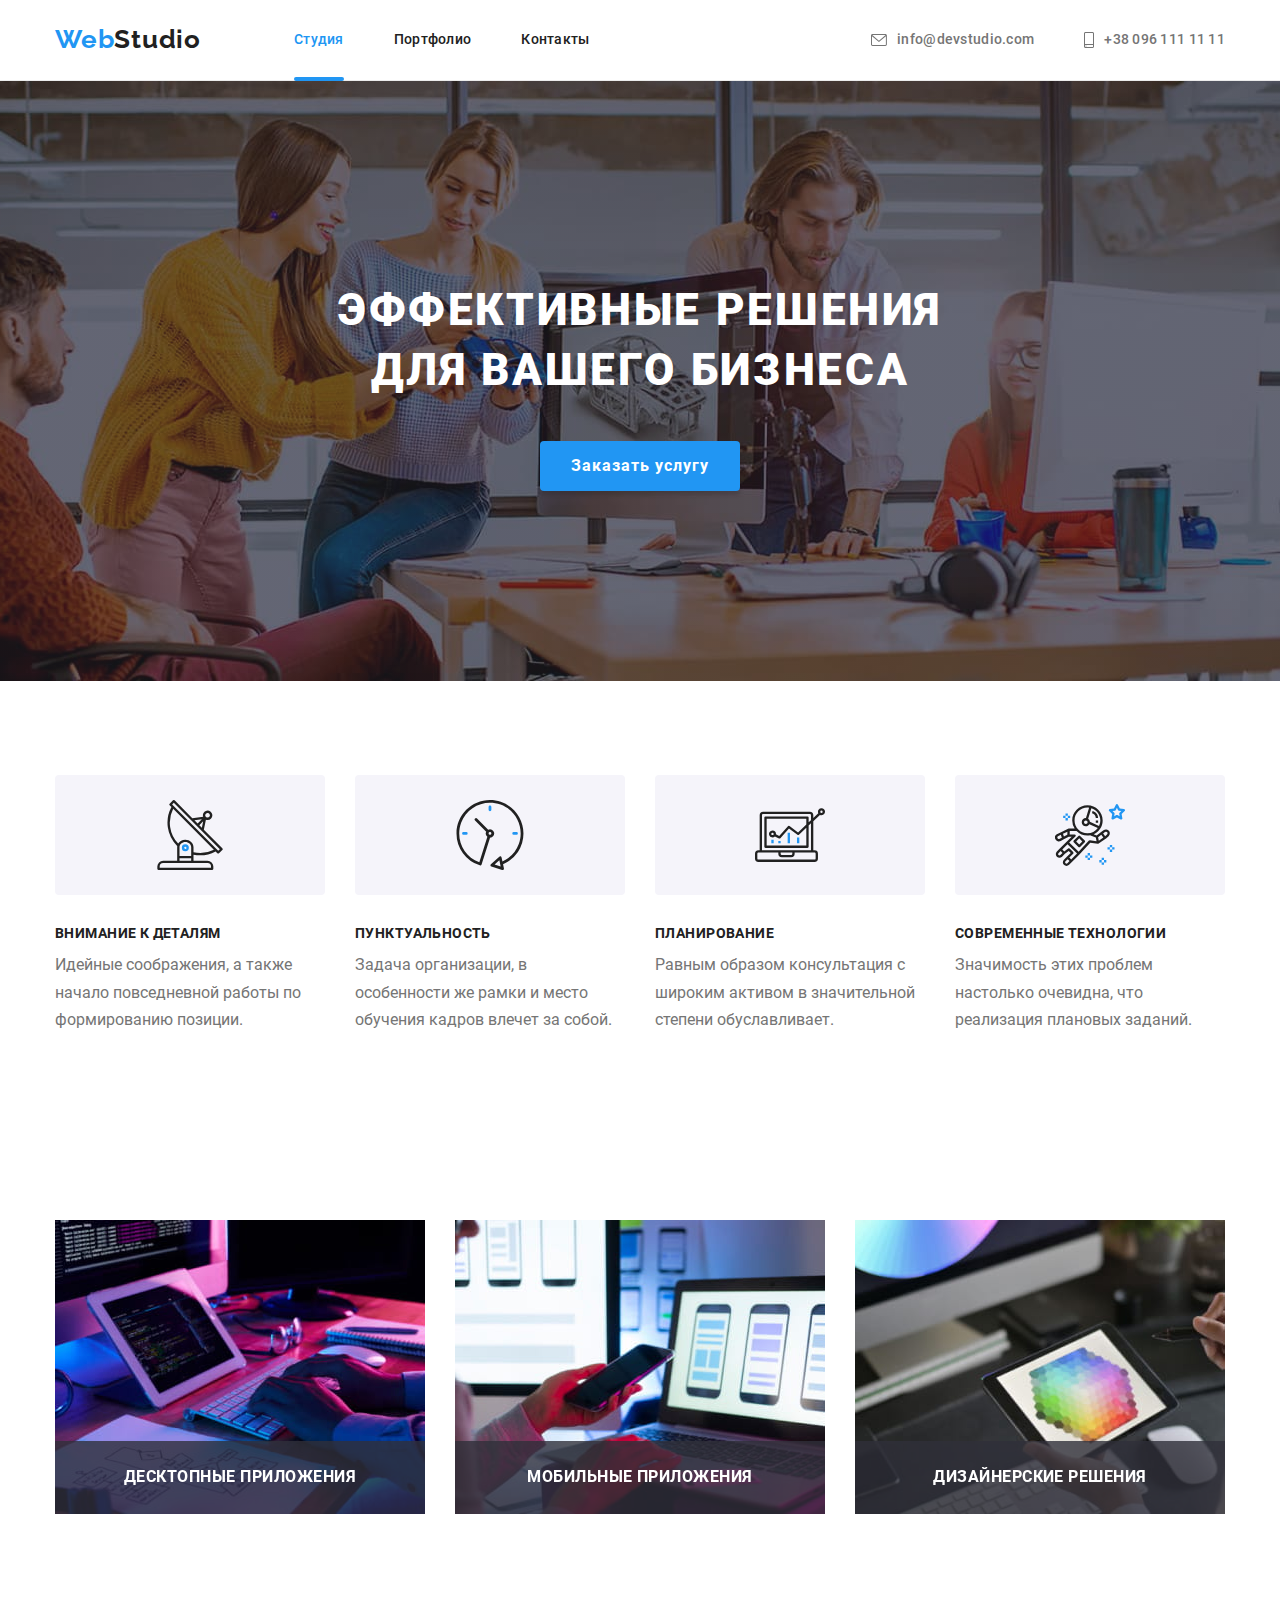
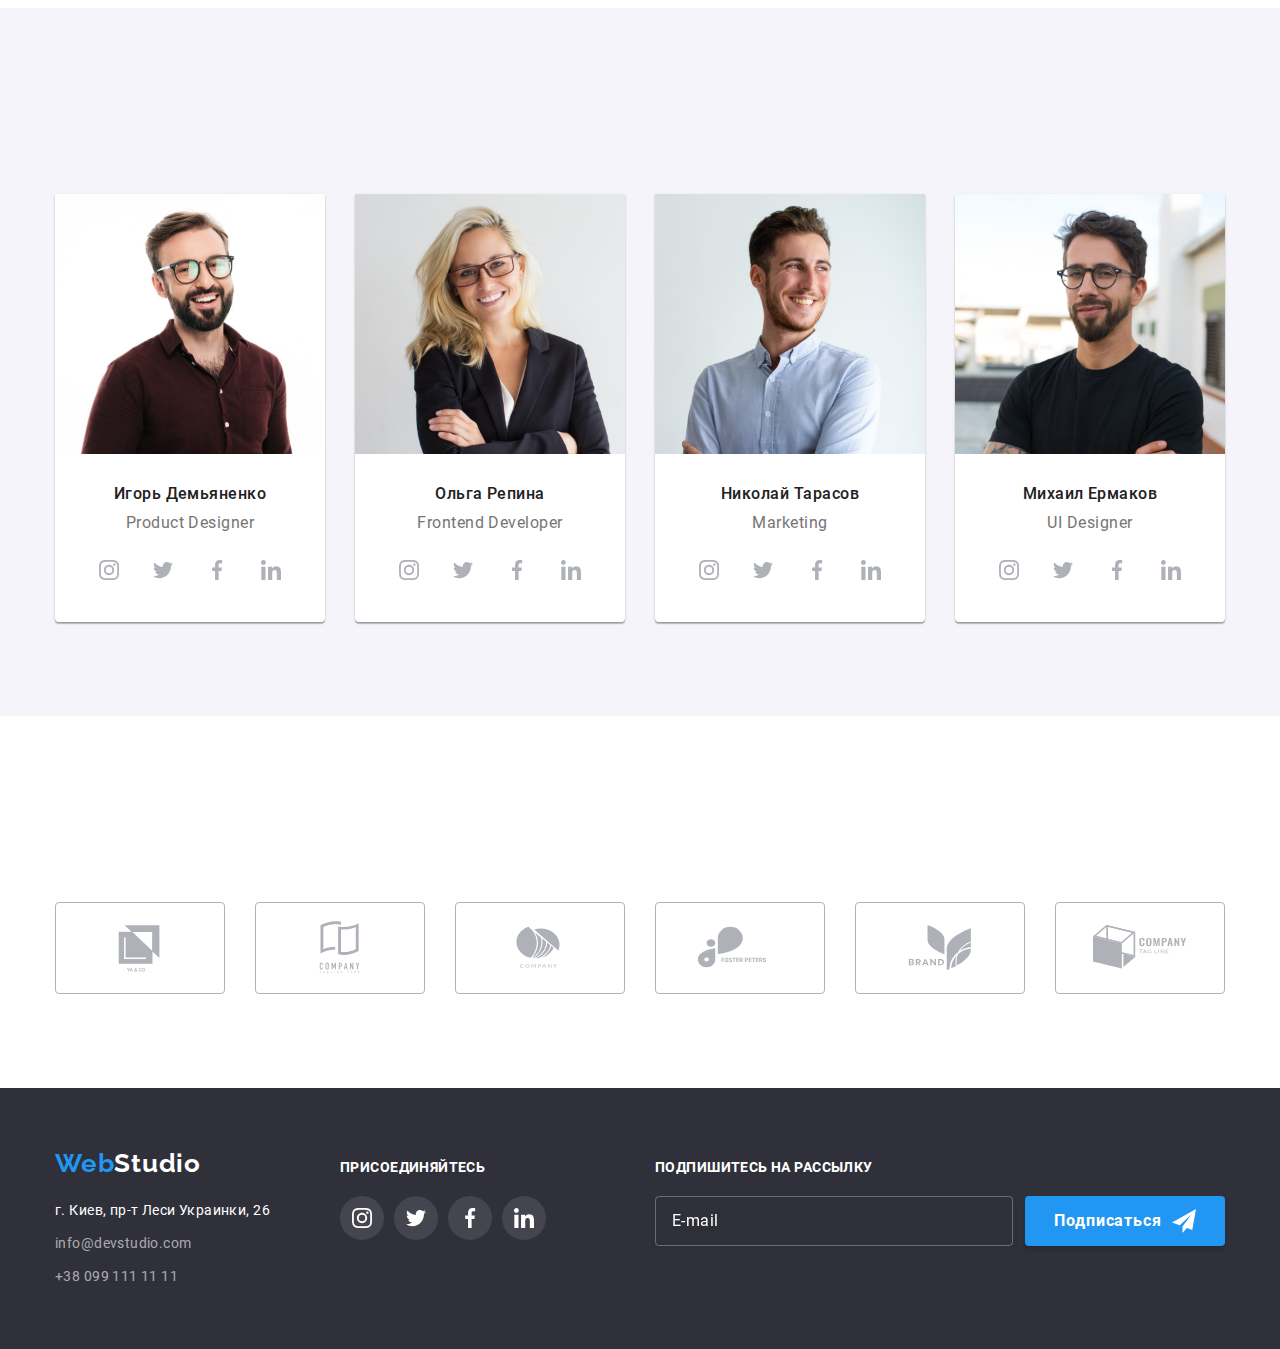
<file: index.html>
<!DOCTYPE html>
<html class="page" lang="ru">
  <head>
    <meta charset="UTF-8" />
    <meta http-equiv="X-UA-Compatible" content="IE=edge" />
    <meta name="viewport" content="width=<device-width>, initial-scale=1.0" />
    <title>Студия</title>
    <link href="https://unpkg.com/aos@2.3.1/dist/aos.css" rel="stylesheet" />
    <link rel="stylesheet" href="./css/main.min.css" />
  </head>
  <body class="page-body">
    <header class="header">
      <div class="container header__navigation">
        <nav class="site-nav">
          <a class="logo header__logo" href="/index.html">Web<span class="header__logo--black">Studio</span></a>
          <ul class="site-nav__list">
            <li class="site-nav__item">
              <a class="site-nav__link site-nav__link--current" href="./index.html">Студия</a>
            </li>
            <li class="site-nav__item">
              <a class="site-nav__link" href="./portfolio.html">Портфолио</a>
            </li>
            <li class="site-nav__item"><a class="site-nav__link" href="">Контакты</a></li>
          </ul>
        </nav>
        <ul class="contacts">
          <li class="contacts__item">
            <a class="contacts__link" href="mailto:info@devstudio.com">
              <svg class="contacts__icon" width="16" height="12">
                <use href="./images/icons.svg#icon-envelope"></use>
              </svg>
              info@devstudio.com</a
            >
          </li>
          <li class="contacts__item">
            <a class="contacts__link" href="tel:+380961111111">
              <svg class="contacts__icon" width="10" height="16">
                <use href="./images/icons.svg#icon-smartphone"></use>
              </svg>
              +38 096 111 11 11</a
            >
          </li>
        </ul>
      </div>
    </header>

    <main>
      <section class="hero">
        <div class="container">
          <h1 class="hero__title">Эффективные решения<br />для вашего бизнеса</h1>
          <button class="btn" type="button" data-modal-open>Заказать услугу</button>
        </div>
      </section>

      <section class="benefits">
        <div class="container">
          <h2 class="benefits__title benefits__title--hidden">Наши преимущества</h2>
          <ul class="benefits__list">
            <li class="benefits__item">
              <div class="benefits__wrap">
                <svg class="benefits__icon" width="70" height="70">
                  <use href="./images/icons.svg#icon-antenna" width="70" height="70"></use>
                </svg>
              </div>
              <h3 class="benefits__title">Внимание к деталям</h3>
              <p class="benefits__text">
                Идейные соображения, а также начало повседневной работы по формированию позиции.
              </p>
            </li>
            <li class="benefits__item">
              <div class="benefits__wrap">
                <svg class="benefits__icon" width="70" height="70">
                  <use href="./images/icons.svg#icon-clock" width="70" height="70"></use>
                </svg>
              </div>
              <h3 class="benefits__title">Пунктуальность</h3>
              <p class="benefits__text">
                Задача организации, в особенности же рамки и место обучения кадров влечет за собой.
              </p>
            </li>
            <li class="benefits__item">
              <div class="benefits__wrap">
                <svg class="benefits__icon" width="70" height="70">
                  <use href="./images/icons.svg#icon-diagram" width="70" height="70"></use>
                </svg>
              </div>
              <h3 class="benefits__title">Планирование</h3>
              <p class="benefits__text">
                Равным образом консультация с широким активом в значительной степени обуславливает.
              </p>
            </li>
            <li class="benefits__item">
              <div class="benefits__wrap">
                <svg class="benefits__icon" width="70" height="70">
                  <use href="./images/icons.svg#icon-astronaut" width="70" height="70"></use>
                </svg>
              </div>
              <h3 class="benefits__title">Современные технологии</h3>
              <p class="benefits__text">
                Значимость этих проблем настолько очевидна, что реализация плановых заданий.
              </p>
            </li>
          </ul>
        </div>
      </section>

      <section class="works">
        <div class="container">
          <h2 class="works__title" data-aos="zoom-in-up">Чем мы занимаемся</h2>
          <ul class="works__list list">
            <li class="works__item">
              <a href="" class="works__link">
                <div class="works__thumb">
                  <img src="./images/laptop.jpg" alt="ноутбук" width="370" />
                  <p class="works__text">Десктопные приложения</p>
                </div></a
              >
            </li>
            <li class="works__item">
              <a href="" class="works__link">
                <div class="works__thumb">
                  <img src="./images/phone.jpg" alt="телефон" width="370" />
                  <p class="works__text">Мобильные приложения</p>
                </div></a
              >
            </li>
            <li class="works__item">
              <a href="" class="works__link">
                <div class="works__thumb">
                  <img src="./images/tablet.jpg" alt="планшет" width="370" />
                  <p class="works__text">Дизайнерские решения</p>
                </div></a
              >
            </li>
          </ul>
        </div>
      </section>
      <section class="team">
        <div class="container">
          <h2 class="team__title" data-aos="zoom-in-up">Наша команда</h2>
          <ul class="member">
            <li class="member__item">
              <img src="./images/igor-demyanenko.jpg" alt="Игорь Демьяненко" width="270" />
              <div class="member__thumb">
                <h3 class="member__name">Игорь Демьяненко</h3>
                <p class="member__post" lang="en">Product Designer</p>
                <ul class="social">
                  <li class="social__item social__item--right">
                    <a href="" class="social__link social__link--team">
                      <svg class="social__icon" width="20" height="20">
                        <use href="./images/icons.svg#icon-instagram"></use>
                      </svg>
                    </a>
                  </li>
                  <li class="social__item social__item--right">
                    <a href="" class="social__link social__link--team">
                      <svg class="social__icon" width="20" height="20">
                        <use href="./images/icons.svg#icon-twitter"></use>
                      </svg>
                    </a>
                  </li>
                  <li class="social__item social__item--right">
                    <a href="" class="social__link social__link--team">
                      <svg class="social__icon" width="20" height="20">
                        <use href="./images/icons.svg#icon-facebook"></use>
                      </svg>
                    </a>
                  </li>
                  <li class="social__item social__item--right">
                    <a href="" class="social__link social__link--team">
                      <svg class="social__icon" width="20" height="20">
                        <use href="./images/icons.svg#icon-linkedin"></use>
                      </svg>
                    </a>
                  </li>
                </ul>
              </div>
            </li>
            <li class="member__item">
              <img src="./images/olga-repina.jpg" alt="Ольга Репина" width="270" />
              <div class="member__thumb">
                <h3 class="member__name">Ольга Репина</h3>
                <p class="member__post" lang="en">Frontend Developer</p>
                <ul class="social">
                  <li class="social__item social__item--right">
                    <a href="" class="social__link social__link--team">
                      <svg class="social__icon" width="20" height="20">
                        <use href="./images/icons.svg#icon-instagram"></use>
                      </svg>
                    </a>
                  </li>
                  <li class="social__item social__item--right">
                    <a href="" class="social__link social__link--team">
                      <svg class="social__icon" width="20" height="20">
                        <use href="./images/icons.svg#icon-twitter"></use>
                      </svg>
                    </a>
                  </li>
                  <li class="social__item social__item--right">
                    <a href="" class="social__link social__link--team">
                      <svg class="social__icon" width="20" height="20">
                        <use href="./images/icons.svg#icon-facebook"></use>
                      </svg>
                    </a>
                  </li>
                  <li class="social__item social__item--right">
                    <a href="" class="social__link social__link--team">
                      <svg class="social__icon" width="20" height="20">
                        <use href="./images/icons.svg#icon-linkedin"></use>
                      </svg>
                    </a>
                  </li>
                </ul>
              </div>
            </li>
            <li class="member__item">
              <img src="./images/nikolay-tarasov.jpg" alt="Николай Тарасов" width="270" />
              <div class="member__thumb">
                <h3 class="member__name">Николай Тарасов</h3>
                <p class="member__post" lang="en">Marketing</p>
                <ul class="social">
                  <li class="social__item social__item--right">
                    <a href="" class="social__link social__link--team">
                      <svg class="social__icon" width="20" height="20">
                        <use href="./images/icons.svg#icon-instagram"></use>
                      </svg>
                    </a>
                  </li>
                  <li class="social__item social__item--right">
                    <a href="" class="social__link social__link--team">
                      <svg class="social__icon" width="20" height="20">
                        <use href="./images/icons.svg#icon-twitter"></use>
                      </svg>
                    </a>
                  </li>
                  <li class="social__item social__item--right">
                    <a href="" class="social__link social__link--team">
                      <svg class="social__icon" width="20" height="20">
                        <use href="./images/icons.svg#icon-facebook"></use>
                      </svg>
                    </a>
                  </li>
                  <li class="social__item social__item--right">
                    <a href="" class="social__link social__link--team">
                      <svg class="social__icon" width="20" height="20">
                        <use href="./images/icons.svg#icon-linkedin"></use>
                      </svg>
                    </a>
                  </li>
                </ul>
              </div>
            </li>
            <li class="member__item">
              <img src="./images/mikhail-ermakov.jpg" alt="Михаил Ермаков" width="270" />
              <div class="member__thumb">
                <h3 class="member__name">Михаил Ермаков</h3>
                <p class="member__post" lang="en">UI Designer</p>
                <ul class="social">
                  <li class="social__item social__item--right">
                    <a href="" class="social__link social__link--team">
                      <svg class="social__icon" width="20" height="20">
                        <use href="./images/icons.svg#icon-instagram"></use>
                      </svg>
                    </a>
                  </li>
                  <li class="social__item social__item--right">
                    <a href="" class="social__link social__link--team">
                      <svg class="social__icon" width="20" height="20">
                        <use href="./images/icons.svg#icon-twitter"></use>
                      </svg>
                    </a>
                  </li>
                  <li class="social__item social__item--right">
                    <a href="" class="social__link social__link--team">
                      <svg class="social__icon" width="20" height="20">
                        <use href="./images/icons.svg#icon-facebook"></use>
                      </svg>
                    </a>
                  </li>
                  <li class="social__item social__item--right">
                    <a href="" class="social__link social__link--team">
                      <svg class="social__icon" width="20" height="20">
                        <use href="./images/icons.svg#icon-linkedin"></use>
                      </svg>
                    </a>
                  </li>
                </ul>
              </div>
            </li>
          </ul>
        </div>
      </section>

      <section class="clients">
        <div class="container">
          <h2 class="clients__title" data-aos="zoom-in-up">Постоянные клиенты</h2>
          <ul class="clients__list">
            <li class="clients__item">
              <a href="" class="clients__link" target="_blank" rel="noreferrer noopener nofollow">
                <svg class="clients__icon" width="106" height="60">
                  <use href="./images/icons.svg#icon-logo-client-1"></use>
                </svg>
              </a>
            </li>
            <li class="clients__item">
              <a href="" class="clients__link" target="_blank" rel="noreferrer noopener nofollow">
                <svg class="clients__icon" width="106" height="60">
                  <use href="./images/icons.svg#icon-logo-client-2"></use>
                </svg>
              </a>
            </li>
            <li class="clients__item">
              <a href="" class="clients__link" target="_blank" rel="noreferrer noopener nofollow">
                <svg class="clients__icon" width="106" height="60">
                  <use href="./images/icons.svg#icon-logo-client-3"></use>
                </svg>
              </a>
            </li>
            <li class="clients__item">
              <a href="" class="clients__link" target="_blank" rel="noreferrer noopener nofollow">
                <svg class="clients__icon" width="106" height="60">
                  <use href="./images/icons.svg#icon-logo-client-4"></use>
                </svg>
              </a>
            </li>
            <li class="clients__item">
              <a href="" class="clients__link" target="_blank" rel="noreferrer noopener nofollow">
                <svg class="clients__icon" width="106" height="60">
                  <use href="./images/icons.svg#icon-logo-client-5"></use>
                </svg>
              </a>
            </li>
            <li class="clients__item">
              <a href="" class="clients__link" target="_blank" rel="noreferrer noopener nofollow">
                <svg class="clients__icon" width="106" height="60">
                  <use href="./images/icons.svg#icon-logo-client-6"></use>
                </svg>
              </a>
            </li>
          </ul>
        </div>
      </section>
    </main>

    <footer class="footer">
      <div class="container footer__wrap">
        <address class="address">
          <a class="logo footer__logo" href="/index.html">Web<span class="footer__logo--white">Studio</span></a>
          <ul class="address__list">
            <li class="address__item">
              <a class="address__link" href="">г. Киев, пр-т Леси Украинки, 26</a>
            </li>
            <li class="address__item social__item--right">
              <a class="address__link" href="mailto:info@devstudio.com"
                ><span class="address__link--grey">info@devstudio.com</span></a
              >
            </li>
            <li class="address__item social__item--right">
              <a class="address__link" href="tel:+380991111111"><span class="address__link--grey">+38 099 111 11 11</span></a>
            </li>
          </ul>
        </address>
        <div class="join-soc">
          <h2 class="join-soc__title">присоединяйтесь</h2>
          <ul class="social">
            <li class="social__item social__item--right">
              <a href="" class="social__link social__link--footer">
                <svg class="social__icon" width="20" height="20">
                  <use href="./images/icons.svg#icon-instagram"></use>
                </svg>
              </a>
            </li>
            <li class="social__item social__item--right">
              <a href="" class="social__link social__link--footer">
                <svg class="social__icon" width="20" height="20">
                  <use href="./images/icons.svg#icon-twitter"></use>
                </svg>
              </a>
            </li>
            <li class="social__item social__item--right">
              <a href="" class="social__link social__link--footer">
                <svg class="social__icon" width="20" height="20">
                  <use href="./images/icons.svg#icon-facebook"></use>
                </svg>
              </a>
            </li>
            <li class="social__item social__item--right">
              <a href="" class="social__link social__link--footer">
                <svg class="social__icon" width="20" height="20">
                  <use href="./images/icons.svg#icon-linkedin"></use>
                </svg>
              </a>
            </li>
          </ul>
        </div>
        <div class="subscribe">
          <h2 class="subscribe__title">Подпишитесь на рассылку</h2>
          <form class="subscribe__form">
            <div class="subscribe__wrap">
              <input type="email" name="email" placeholder="E-mail" class="subscribe__field" />
              <button type="submit" class="subscribe__btn btn">
                Подписаться
                <svg class="subscribe__icon" width="24" height="24">
                  <use href="./images/icons.svg#icon-send"></use>
                </svg>
              </button>
            </div>
          </form>
        </div>
      </div>
    </footer>
    <div class="backdrop is-hidden" data-modal>
      <div class="modal">
        <button class="modal-close-btn" type="button" data-modal-close>
          <svg class="modal-icon" width="18" height="18">
            <use href="./images/icons.svg#icon-close-btn"></use>
          </svg>
        </button>
        <p class="modal-text">Оставьте свои данные, мы вам перезвоним</p>
        <form class="modal-form">
          <div class="modal-field">
            <label for="user-name" class="modal-label">Имя</label>
            <div class="input-wrap">
              <input
                class="modal-input"
                type="text"
                name="user-name"
                id="user-name"
                placeholder=" "
                required
              />
              <svg class="input-icon" width="18" height="18">
                <use href="./images/icons.svg#icon-person"></use>
              </svg>
            </div>
          </div>
          <div class="modal-field">
            <label for="user-tel" class="modal-label">Телефон</label>
            <div class="input-wrap">
              <input
                class="modal-input"
                type="tel"
                name="user-tel"
                id="user-tel"
                placeholder=" "
                required
              />
              <svg class="input-icon" width="18" height="18">
                <use href="./images/icons.svg#icon-phone"></use>
              </svg>
            </div>
          </div>
          <div class="modal-field">
            <label for="user-email" class="modal-label">Почта</label>
            <div class="input-wrap">
              <input
                class="modal-input"
                type="email"
                name="user-email"
                id="user-email"
                placeholder=" "
                required
              />
              <svg class="input-icon" width="18" height="18">
                <use href="./images/icons.svg#icon-email"></use>
              </svg>
            </div>
          </div>
          <div class="modal-field">
            <label for="user-comment" class="modal-label">Комментарий</label>
            <textarea
              class="comment-textarea"
              name="user-comment"
              id="user-comment"
              placeholder="Введите текст"
            ></textarea>
          </div>
          <div class="checkbox">
            <input
            type="checkbox"
              class="policy-input policy-input--visually-hidden"
              name="policy"
              id="policy"
              placeholder=" "
            ></input>
            <label for="policy" class="policy-label">
                <span>
                    <svg class="policy-icon" width="16" height="15">
                        <use href="./images/icons.svg#icon-check"></use>
                    </svg>
                </span>
                Соглашаюсь с рассылкой и принимаю&nbsp<a class="policy-link" href="">Условия договора</a></label>
          </div>
          <button type="submit" class="modal-btn btn">Отправить</button>
        </form>
      </div>
    </div>
    <script src="./js/modal.js"></script>
    <script src="https://unpkg.com/aos@2.3.1/dist/aos.js"></script>
    <script>
      AOS.init();
    </script>
  </body>
</html>
</file>
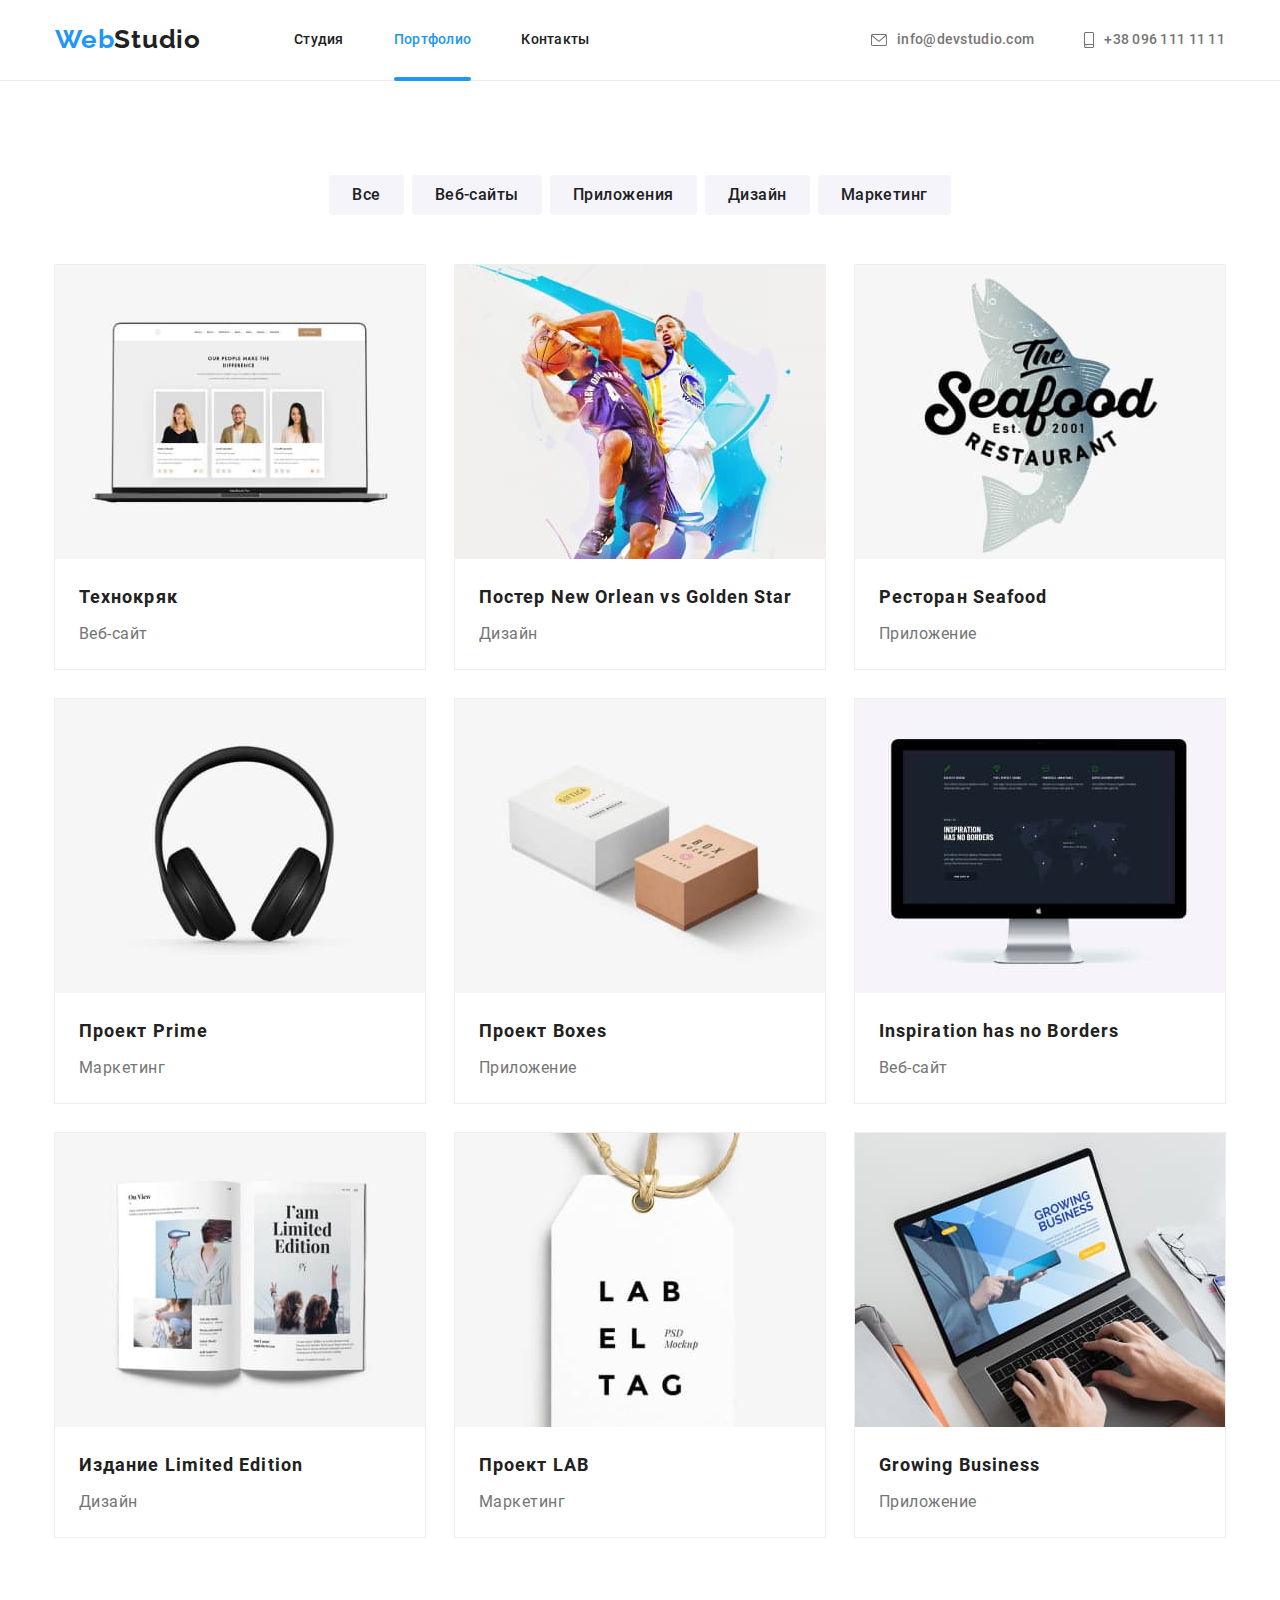
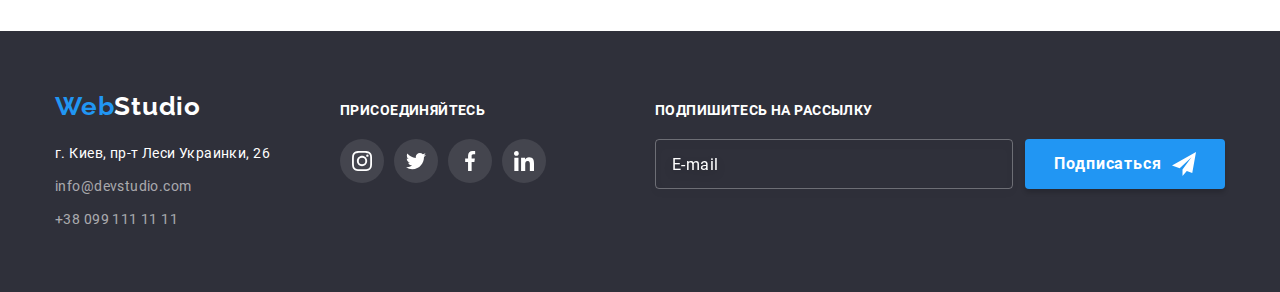
<file: portfolio.html>
<!DOCTYPE html>
<html class="page" lang="ru">
  <head>
    <meta charset="UTF-8" />
    <meta http-equiv="X-UA-Compatible" content="IE=edge" />
    <meta name="viewport" content="width=device-width, initial-scale=1.0" />
    <title>Портфолио</title>
    <link rel="stylesheet" href="./css/main.min.css" />
  </head>
  <body class="page-body">
    <header class="header">
      <div class="container header__navigation">
        <nav class="site-nav">
          <a class="logo header__logo" href="/index.html"
            >Web<span class="header__logo--black">Studio</span></a
          >
          <ul class="site-nav__list">
            <li class="site-nav__item">
              <a class="site-nav__link" href="./index.html">Студия</a>
            </li>
            <li class="site-nav__item">
              <a class="site-nav__link site-nav__link--current" href="./portfolio.html"
                >Портфолио</a
              >
            </li>
            <li class="site-nav__item"><a class="site-nav__link" href="">Контакты</a></li>
          </ul>
        </nav>
        <ul class="contacts">
          <li class="contacts__item">
            <a class="contacts__link" href="mailto:info@devstudio.com">
              <svg class="contacts__icon" width="16" height="12">
                <use href="./images/icons.svg#icon-envelope"></use>
              </svg>
              info@devstudio.com</a
            >
          </li>
          <li class="contacts__item">
            <a class="contacts__link" href="tel:+380961111111">
              <svg class="contacts__icon" width="10" height="16">
                <use href="./images/icons.svg#icon-smartphone"></use>
              </svg>
              +38 096 111 11 11</a
            >
          </li>
        </ul>
      </div>
    </header>

    <main>
      <section class="examples-of-works">
        <div class="container">
          <h1 class="examples-of-works__title">Наши работы</h1>
          <ul class="filter">
            <li class="filter__item"><button class="filter__btn" type="button">Все</button></li>
            <li class="filter__item">
              <button class="filter__btn" type="button">Веб-сайты</button>
            </li>
            <li class="filter__item">
              <button class="filter__btn" type="button">Приложения</button>
            </li>
            <li class="filter__item"><button class="filter__btn" type="button">Дизайн</button></li>
            <li class="filter__item">
              <button class="filter__btn" type="button">Маркетинг</button>
            </li>
          </ul>

          <ul class="examples">
            <li class="examples__item">
              <div class="examples__card">
                <a
                  class="examples__link"
                  href=""
                  target="_blank"
                  rel="noreferrer noopener nofollow"
                >
                  <div class="examples__thumb">
                    <img
                      class="examples__image"
                      src="./images/logo-technokryak.jpg"
                      alt="Веб-сайт Технокряк"
                      width="370"
                    />
                    <p class="examples__description">
                      Ресурс предлагает комплексные предложения с разным уровнем функционала и
                      сервисов. Все это позволит посетителю получить исчерпывающие сведения о
                      компании или частном лице. Ресурс предлагает комплексные предложения с разным
                      уровнем функционала и сервисов. Все это позволит посетителю получить
                      исчерпывающие сведения о компании или частном лице.
                    </p>
                  </div>
                  <div class="examples__header">
                    <h2 class="examples__title">Технокряк</h2>
                    <p class="examples__text">Веб-сайт</p>
                  </div>
                </a>
              </div>
            </li>

            <li class="examples__item">
              <div class="examples__card">
                <a
                  class="examples__link"
                  href=""
                  target="_blank"
                  rel="noreferrer noopener nofollow"
                >
                  <div class="examples__thumb">
                    <img
                      class="examples__image"
                      src="./images/logo-poster-new-orlean.jpg"
                      alt="Дизайн Постер New Orlean vs Golden Star"
                      width="370"
                    />
                    <p class="examples__description">
                      Ресурс предлагает комплексные предложения с разным уровнем функционала и
                      сервисов. Все это позволит посетителю получить исчерпывающие сведения о
                      компании или частном лице.
                    </p>
                  </div>
                  <div class="examples__header">
                    <h2 class="examples__title">
                      Постер <span lang="en">New Orlean vs Golden Star</span>
                    </h2>
                    <p class="examples__text">Дизайн</p>
                  </div>
                </a>
              </div>
            </li>
            <li class="examples__item">
              <div class="examples__card">
                <a
                  class="examples__link"
                  href=""
                  target="_blank"
                  rel="noreferrer noopener nofollow"
                >
                  <div class="examples__thumb">
                    <img
                      class="examples__image"
                      src="./images/logo-seafood.jpg"
                      alt="Приложение Ресторан Seafood"
                      width="370"
                    />
                    <p class="examples__description">
                      Ресурс предлагает комплексные предложения с разным уровнем функционала и
                      сервисов. Все это позволит посетителю получить исчерпывающие сведения о
                      компании или частном лице.
                    </p>
                  </div>
                  <div class="examples__header">
                    <h2 class="examples__title">Ресторан <span lang="en">Seafood</span></h2>
                    <p class="examples__text">Приложение</p>
                  </div>
                </a>
              </div>
            </li>
            <li class="examples__item">
              <div class="examples__card">
                <a
                  class="examples__link"
                  href=""
                  target="_blank"
                  rel="noreferrer noopener nofollow"
                >
                  <div class="examples__thumb">
                    <img
                      class="examples__image"
                      src="./images/logo-project-prime.jpg"
                      alt="Маркетинг Проект Prime"
                      width="370"
                    />
                    <p class="examples__description">
                      Ресурс предлагает комплексные предложения с разным уровнем функционала и
                      сервисов. Все это позволит посетителю получить исчерпывающие сведения о
                      компании или частном лице.
                    </p>
                  </div>
                  <div class="examples__header">
                    <h2 class="examples__title">Проект <span lang="en">Prime</span></h2>
                    <p class="examples__text">Маркетинг</p>
                  </div>
                </a>
              </div>
            </li>
            <li class="examples__item">
              <div class="examples__card">
                <a
                  class="examples__link"
                  href=""
                  target="_blank"
                  rel="noreferrer noopener nofollow"
                >
                  <div class="examples__thumb">
                    <img
                      class="examples__image"
                      src="./images/logo-project-boxes.jpg"
                      alt="Приложение Проект Boxes"
                      width="370"
                    />
                    <p class="examples__description">
                      Ресурс предлагает комплексные предложения с разным уровнем функционала и
                      сервисов. Все это позволит посетителю получить исчерпывающие сведения о
                      компании или частном лице.
                    </p>
                  </div>
                  <div class="examples__header">
                    <h2 class="examples__title">Проект <span lang="en">Boxes</span></h2>
                    <p class="examples__text">Приложение</p>
                  </div>
                </a>
              </div>
            </li>
            <li class="examples__item">
              <div class="examples__card">
                <a
                  class="examples__link"
                  href=""
                  target="_blank"
                  rel="noreferrer noopener nofollow"
                >
                  <div class="examples__thumb">
                    <img
                      class="examples__image"
                      src="./images/logo-inspiration-has-no-borders.jpg"
                      alt="Веб-сайт Inspiration has no Borders"
                      width="370"
                    />
                    <p class="examples__description">
                      Ресурс предлагает комплексные предложения с разным уровнем функционала и
                      сервисов. Все это позволит посетителю получить исчерпывающие сведения о
                      компании или частном лице.
                    </p>
                  </div>
                  <div class="examples__header">
                    <h2 class="examples__title" lang="en">Inspiration has no Borders</h2>
                    <p class="examples__text">Веб-сайт</p>
                  </div>
                </a>
              </div>
            </li>
            <li class="examples__item">
              <div class="examples__card">
                <a
                  class="examples__link"
                  href=""
                  target="_blank"
                  rel="noreferrer noopener nofollow"
                >
                  <div class="examples__thumb">
                    <img
                      class="example__image"
                      src="./images/logo-limited-edition.jpg"
                      alt="Дизайн Издание Limited Edition"
                      width="370"
                    />
                    <p class="examples__description">
                      Ресурс предлагает комплексные предложения с разным уровнем функционала и
                      сервисов. Все это позволит посетителю получить исчерпывающие сведения о
                      компании или частном лице.
                    </p>
                  </div>
                  <div class="examples__header">
                    <h2 class="examples__title">Издание <span lang="en">Limited Edition</span></h2>
                    <p class="examples__text">Дизайн</p>
                  </div>
                </a>
              </div>
            </li>
            <li class="examples__item">
              <div class="examples__card">
                <a
                  class="examples__link"
                  href=""
                  target="_blank"
                  rel="noreferrer noopener nofollow"
                >
                  <div class="examples__thumb">
                    <img
                      class="examples__image"
                      src="./images/logo-lab.jpg"
                      alt="Маркетинг Проект LAB"
                      width="370"
                    />
                    <p class="examples__description">
                      Ресурс предлагает комплексные предложения с разным уровнем функционала и
                      сервисов. Все это позволит посетителю получить исчерпывающие сведения о
                      компании или частном лице.
                    </p>
                  </div>
                  <div class="examples__header">
                    <h2 class="examples__title">Проект LAB</h2>
                    <p class="examples__text">Маркетинг</p>
                  </div>
                </a>
              </div>
            </li>
            <li class="examples__item">
              <div class="examples__card">
                <a
                  class="examples__link"
                  href=""
                  target="_blank"
                  rel="noreferrer noopener nofollow"
                >
                  <div class="examples__thumb">
                    <img
                      class="examples__image"
                      src="./images/logo-growing-business.jpg"
                      alt="Приложение Growing Business"
                      width="370"
                    />
                    <p class="examples__description">
                      Ресурс предлагает комплексные предложения с разным уровнем функционала и
                      сервисов. Все это позволит посетителю получить исчерпывающие сведения о
                      компании или частном лице.
                    </p>
                  </div>
                  <div class="examples__header">
                    <h2 class="examples__title" lang="en">Growing Business</h2>
                    <p class="examples__text">Приложение</p>
                  </div>
                </a>
              </div>
            </li>
          </ul>
        </div>
      </section>
    </main>

    <footer class="footer">
      <div class="container footer__wrap">
        <address class="address">
          <a class="logo footer__logo" href="/index.html"
            >Web<span class="footer__logo--white">Studio</span></a
          >
          <ul class="address__list">
            <li class="address__item">
              <a class="address__link" href="">г. Киев, пр-т Леси Украинки, 26</a>
            </li>
            <li class="address__item social__item--right">
              <a class="address__link" href="mailto:info@devstudio.com"
                ><span class="address__link--grey">info@devstudio.com</span></a
              >
            </li>
            <li class="address__item social__item--right">
              <a class="address__link" href="tel:+380991111111"
                ><span class="address__link--grey">+38 099 111 11 11</span></a
              >
            </li>
          </ul>
        </address>
        <div class="join-soc">
          <h2 class="join-soc__title">присоединяйтесь</h2>
          <ul class="social">
            <li class="social__item social__item--right">
              <a href="" class="social__link social__link--footer">
                <svg class="social__icon" width="20" height="20">
                  <use href="./images/icons.svg#icon-instagram"></use>
                </svg>
              </a>
            </li>
            <li class="social__item social__item--right">
              <a href="" class="social__link social__link--footer">
                <svg class="social__icon" width="20" height="20">
                  <use href="./images/icons.svg#icon-twitter"></use>
                </svg>
              </a>
            </li>
            <li class="social__item social__item--right">
              <a href="" class="social__link social__link--footer">
                <svg class="social__icon" width="20" height="20">
                  <use href="./images/icons.svg#icon-facebook"></use>
                </svg>
              </a>
            </li>
            <li class="social__item social__item--right">
              <a href="" class="social__link social__link--footer">
                <svg class="social__icon" width="20" height="20">
                  <use href="./images/icons.svg#icon-linkedin"></use>
                </svg>
              </a>
            </li>
          </ul>
        </div>
        <div class="subscribe">
          <h2 class="subscribe__title">Подпишитесь на рассылку</h2>
          <form class="subscribe__form">
            <div class="subscribe__wrap">
              <input type="email" name="email" placeholder="E-mail" class="subscribe__field" />
              <button type="submit" class="subscribe__btn btn">
                Подписаться
                <svg class="subscribe__icon" width="24" height="24">
                  <use href="./images/icons.svg#icon-send"></use>
                </svg>
              </button>
            </div>
          </form>
        </div>
      </div>
    </footer>
  </body>
</html>
</file>
<file: css/main.min.css>
/*! modern-normalize v1.1.0 | MIT License | https://github.com/sindresorhus/modern-normalize */*,::before,::after{box-sizing:border-box}html{line-height:1.15;-webkit-text-size-adjust:100%;-moz-tab-size:4;tab-size:4}body{margin:0;font-family:system-ui,-apple-system,"Segoe UI",Roboto,Helvetica,Arial,sans-serif,"Apple Color Emoji","Segoe UI Emoji"}hr{height:0;color:inherit}abbr[title]{text-decoration:underline dotted}b,strong{font-weight:bolder}code,kbd,samp,pre{font-family:ui-monospace,SFMono-Regular,Consolas,"Liberation Mono",Menlo,monospace;font-size:1em}small{font-size:80%}sub,sup{font-size:75%;line-height:0;position:relative;vertical-align:baseline}sub{bottom:-0.25em}sup{top:-0.5em}table{text-indent:0;border-color:inherit}button,input,optgroup,select,textarea{font-family:inherit;font-size:100%;line-height:1.15;margin:0}button,select{text-transform:none}button,[type=button],[type=reset],[type=submit]{-webkit-appearance:button}::-moz-focus-inner{border-style:none;padding:0}:-moz-focusring{outline:1px dotted ButtonText}:-moz-ui-invalid{box-shadow:none}legend{padding:0}progress{vertical-align:baseline}::-webkit-inner-spin-button,::-webkit-outer-spin-button{height:auto}[type=search]{-webkit-appearance:textfield;outline-offset:-2px}::-webkit-search-decoration{-webkit-appearance:none}::-webkit-file-upload-button{-webkit-appearance:button;font:inherit}summary{display:list-item}@font-face{font-family:"Roboto";font-style:normal;font-weight:400;src:url("../fonts/roboto-v30-latin_cyrillic-regular.eot");src:local(""),url("../fonts/roboto-v30-latin_cyrillic-regular.eot?#iefix") format("embedded-opentype"),url("../fonts/roboto-v30-latin_cyrillic-regular.woff2") format("woff2"),url("../fonts/roboto-v30-latin_cyrillic-regular.woff") format("woff"),url("../fonts/roboto-v30-latin_cyrillic-regular.ttf") format("truetype"),url("../fonts/roboto-v30-latin_cyrillic-regular.svg#Roboto") format("svg")}@font-face{font-family:"Roboto";font-style:normal;font-weight:500;src:url("../fonts/roboto-v30-latin_cyrillic-500.eot");src:local(""),url("../fonts/roboto-v30-latin_cyrillic-500.eot?#iefix") format("embedded-opentype"),url("../fonts/roboto-v30-latin_cyrillic-500.woff2") format("woff2"),url("../fonts/roboto-v30-latin_cyrillic-500.woff") format("woff"),url("../fonts/roboto-v30-latin_cyrillic-500.ttf") format("truetype"),url("../fonts/roboto-v30-latin_cyrillic-500.svg#Roboto") format("svg")}@font-face{font-family:"Roboto";font-style:normal;font-weight:700;src:url("../fonts/roboto-v30-latin_cyrillic-700.eot");src:local(""),url("../fonts/roboto-v30-latin_cyrillic-700.eot?#iefix") format("embedded-opentype"),url("../fonts/roboto-v30-latin_cyrillic-700.woff2") format("woff2"),url("../fonts/roboto-v30-latin_cyrillic-700.woff") format("woff"),url("../fonts/roboto-v30-latin_cyrillic-700.ttf") format("truetype"),url("../fonts/roboto-v30-latin_cyrillic-700.svg#Roboto") format("svg")}@font-face{font-family:"Roboto";font-style:normal;font-weight:900;src:url("../fonts/roboto-v30-latin_cyrillic-900.eot");src:local(""),url("../fonts/roboto-v30-latin_cyrillic-900.eot?#iefix") format("embedded-opentype"),url("../fonts/roboto-v30-latin_cyrillic-900.woff2") format("woff2"),url("../fonts/roboto-v30-latin_cyrillic-900.woff") format("woff"),url("../fonts/roboto-v30-latin_cyrillic-900.ttf") format("truetype"),url("../fonts/roboto-v30-latin_cyrillic-900.svg#Roboto") format("svg")}@font-face{font-family:"Raleway";font-style:normal;font-weight:700;src:url("../fonts/raleway-v27-latin_cyrillic-700.eot");src:local(""),url("../fonts/raleway-v27-latin_cyrillic-700.eot?#iefix") format("embedded-opentype"),url("../fonts/raleway-v27-latin_cyrillic-700.woff2") format("woff2"),url("../fonts/raleway-v27-latin_cyrillic-700.woff") format("woff"),url("../fonts/raleway-v27-latin_cyrillic-700.ttf") format("truetype"),url("../fonts/raleway-v27-latin_cyrillic-700.svg#Raleway") format("svg")}.page-body{font-family:"Roboto",sans-serif;font-weight:400;color:var(--text-color);background-color:var(--main-background-color)}img{display:block;max-width:100%;height:auto;margin:0}p,h1,h2,h3,h4,h5,h6{margin:0}:root{--text-color: #757575;--title-color: #212121;--accent-color: #2196f3;--main-background-color: #ffffff;--background-secondary-color: #f5f4fa}.address__list,.examples,.filter,.clients__list,.member,.works__list,.benefits__list,.contacts,.site-nav__list,.social{margin:0;padding:0;list-style:none}.examples-of-works__title,.policy-input--visually-hidden,.benefits__title--hidden{position:absolute;width:1px;height:1px;margin:-1px;border:0;padding:0;white-space:nowrap;clip-path:inset(100%);clip:rect(0 0 0 0);overflow:hidden}.container{width:1200px;padding:0 15px;margin:0 auto}.logo{color:var(--accent-color);font-family:"Raleway",sans-serif;font-style:normal;font-weight:700;font-size:26px;line-height:1.19;letter-spacing:.03em;text-decoration:none;transform:translate(0px) scale(1);transition-property:color,transform;transition-duration:250ms;transition-timing-function:cubic-bezier(0.4, 0, 0.2, 1)}.logo:hover,.logo:focus{color:var(--title-color);transform:translate(20px) scale(1.05)}.btn{display:inline-block;padding:10px auto;min-width:200px;min-height:50px;box-shadow:0px 4px 4px rgba(0,0,0,.15);border:1px solid rgba(0,0,0,0);border-radius:4px;color:var(--main-background-color);background-color:var(--accent-color);font-family:inherit;font-weight:700;font-size:16px;line-height:1.88;text-align:center;letter-spacing:.06em;cursor:pointer;transition-property:background-color;transition-duration:250ms;transition-timing-function:cubic-bezier(0.4, 0, 0.2, 1)}.btn:hover,.btn:focus{background-color:#188ce8}.social{display:flex;justify-content:center}.social__item{width:44px;height:44px}.social__item--right{margin-right:10px}.social__item--right:last-child{margin-right:0}.social__link{display:flex;justify-content:center;align-items:center;width:100%;height:100%;border-radius:50%}.social__link--team{color:#afb1b8;background-color:var(--main-background-color);transition-property:color,background-color;transition-duration:250ms;transition-timing-function:cubic-bezier(0.4, 0, 0.2, 1)}.social__link--team:hover,.social__link--team:focus{color:var(--main-background-color);background-color:var(--accent-color)}.social__link--footer{color:var(--main-background-color);background-color:rgba(255,255,255,.1);transition-property:background-color;transition-duration:250ms;transition-timing-function:cubic-bezier(0.4, 0, 0.2, 1)}.social__link--footer:hover,.social__link--footer:focus{background-color:var(--accent-color)}.social__icon{fill:currentColor}.header{border-bottom:1px solid #ececec}.header__navigation{display:flex}.site-nav{display:flex;align-items:center}.header__logo{padding-top:24px;padding-bottom:25px;margin-right:93px}.header__logo--black{color:var(--title-color)}.site-nav__list{display:flex}.site-nav__item:not(:last-child){margin-right:50px}.site-nav__link{transition-property:color;transition-duration:250ms;transition-timing-function:cubic-bezier(0.4, 0, 0.2, 1);position:relative;display:block;padding-top:32px;padding-bottom:32px;color:var(--title-color);font-weight:500;font-size:14px;line-height:1.14;letter-spacing:.02em;text-decoration:none}.site-nav__link:hover,.site-nav__link:focus{color:var(--accent-color)}.site-nav__link--current{color:var(--accent-color);display:flex}.site-nav__link--current::after{position:absolute;bottom:-1px;content:"";width:100%;height:4px;border-radius:2px;background:var(--accent-color)}.contacts{display:flex;margin-left:auto}.contacts__item:not(:last-child){margin-right:50px}.contacts__link{display:flex;justify-content:center;align-items:center;padding-top:32px;padding-bottom:32px;color:var(--text-color);font-weight:500;font-size:14px;line-height:1.14;letter-spacing:.02em;text-decoration:none;transition-property:color;transition-duration:250ms;transition-timing-function:cubic-bezier(0.4, 0, 0.2, 1)}.contacts__link:hover,.contacts__link:focus{color:var(--accent-color)}.contacts__icon{margin-right:10px;fill:currentColor}.hero{max-width:1600px;height:600px;margin-left:auto;margin-right:auto;background-color:#c4c4c4;background-image:linear-gradient(rgba(47, 48, 58, 0.4), rgba(47, 48, 58, 0.4)),url(../images/hero-bg.jpg);background-repeat:no-repeat;background-position:center;background-size:cover;text-align:center;padding-top:200px;padding-bottom:200px}.hero__title{margin-bottom:40px;color:var(--main-background-color);font-weight:900;font-size:44px;line-height:1.36;letter-spacing:.06em;text-align:center;text-transform:uppercase}.benefits{padding-top:94px;padding-bottom:94px}.benefits__title{color:var(--title-color);font-size:14px;line-height:1.17;letter-spacing:.03em;text-transform:uppercase;margin-bottom:10px}.benefits__list{display:flex}.benefits__item{display:flex;flex-direction:column;width:270px}.benefits__item:not(:last-child){margin-right:30px}.benefits__wrap{width:100%;height:120px;margin-bottom:30px;border-radius:4px;background-color:var(--background-secondary-color);display:flex;justify-content:center;align-items:center}.benefits__text{line-height:1.71}.works{padding-bottom:94px}.works__title{margin-bottom:50px;font-size:36px;line-height:1.17;letter-spacing:.03em;text-align:center;color:var(--title-color)}.works__list{display:flex;justify-content:center}.works__item:not(:last-child){margin-right:30px}.works__link{display:flex;transform:scale(1) rotate(0);transition-property:transform;transition-duration:250ms;transition-timing-function:cubic-bezier(0.4, 0, 0.2, 1)}.works__link:hover{color:var(--accent-color);transform:scale(1.03) rotate(-3deg)}.works__thumb{position:relative;display:flex}.works__text{position:absolute;bottom:0;margin:0 auto;width:100%;padding-top:27px;padding-bottom:27px;background-color:rgba(47,48,58,.8);font-weight:700;line-height:1.14;letter-spacing:.03em;text-align:center;text-transform:uppercase;color:var(--main-background-color)}.team{padding-top:94px;padding-bottom:94px;background-color:var(--background-secondary-color)}.team__title{margin-bottom:50px;font-size:36px;line-height:1.17;letter-spacing:.03em;text-align:center;color:var(--title-color)}.member{display:flex;justify-content:center}.member__item{box-shadow:0px 1px 3px rgba(0,0,0,.12),0px 1px 1px rgba(0,0,0,.14),0px 2px 1px rgba(0,0,0,.2);border-radius:0px 0px 4px 4px;background-color:var(--main-background-color)}.member__item:not(:last-child){margin-right:30px}.member__thumb{padding-top:30px;padding-bottom:30px}.member__name{margin-bottom:10px;font-weight:500;font-size:16px;line-height:1.19;letter-spacing:.03em;text-align:center;color:var(--title-color)}.member__post{margin-bottom:16px;font-size:16px;line-height:1.19;letter-spacing:.03em;text-align:center}.clients{padding-top:94px;padding-bottom:94px}.clients__title{margin-bottom:50px;text-align:center;font-size:36px;line-height:1.17;letter-spacing:.03em;color:var(--title-color)}.clients__list{display:flex;justify-content:center;align-items:center}.clients__item{margin-right:30px;width:170px;height:92px}.clients__item:last-child{margin-right:0}.clients__link{width:100%;height:100%;display:flex;justify-content:center;align-items:center;border:1px solid #afb1b8;border-radius:4px;color:#afb1b8;transition-property:color,border-color;transition-duration:250ms;transition-timing-function:cubic-bezier(0.4, 0, 0.2, 1)}.clients__link:hover,.clients__link:focus{border-color:var(--accent-color);color:var(--accent-color)}.clients__icon{fill:currentColor}.backdrop{position:fixed;top:0;width:100%;height:100%;transition-property:opacity,visibility;transition-duration:250ms;transition-timing-function:cubic-bezier(0.4, 0, 0.2, 1);background-color:rgba(0,0,0,.2)}.backdrop.is-hidden{opacity:0;visibility:hidden;pointer-events:none}.backdrop.is-hidden .modal{transform:translate(-50%, -50%) rotate(360deg) scale(0)}.modal{padding:40px;position:absolute;left:50%;top:50%;transform:translate(-50%, -50%);transition-property:transform;transition-duration:250ms;transition-timing-function:cubic-bezier(0.4, 0, 0.2, 1);width:528px;min-height:581px;background-color:var(--main-background-color);box-shadow:0px 1px 3px rgba(0,0,0,.12),0px 1px 1px rgba(0,0,0,.14),0px 2px 1px rgba(0,0,0,.2);border-radius:4px}.backdrop.is-hidden .modal{transform:translate(-50%, -50%) rotate(360deg) scale(0)}.modal-close-btn{position:absolute;top:8px;right:8px;display:flex;justify-content:center;align-items:center;width:30px;height:30px;cursor:pointer;border-radius:50%;background-color:rgba(0,0,0,0);border:1px solid rgba(0,0,0,.1)}.modal-text{margin-bottom:12px;font-weight:700;font-size:20px;line-height:1.15;letter-spacing:.03em;text-align:center;color:var(--title-color)}.modal-field+.modal-field{margin-top:10px}.input-wrap{position:relative}.modal-label{display:block;margin-bottom:4px;font-size:12px;line-height:1.17;letter-spacing:.01em}.modal-input{padding-left:42px;width:100%;height:40px;border:1px solid rgba(33,33,33,.2);outline:rgba(0,0,0,0);border-radius:4px;background-color:rgba(0,0,0,0);transition-property:border-color,outline;transition-duration:250ms;transition-timing-function:cubic-bezier(0.4, 0, 0.2, 1)}.modal-input:focus{outline:1px solid var(--accent-color);border-color:var(--accent-color)}.input-icon{position:absolute;left:12px;top:50%;transform:translateY(-50%);fill:var(--title-color);transition-property:fill;transition-duration:250ms;transition-timing-function:cubic-bezier(0.4, 0, 0.2, 1)}.modal-input:focus+.input-icon{fill:var(--accent-color)}.comment-textarea{resize:none;width:100%;height:120px;padding:12px 16px;border:1px solid rgba(33,33,33,.2);border-radius:4px;background-color:rgba(0,0,0,0);transition-property:border-color,outline;transition-duration:250ms;transition-timing-function:cubic-bezier(0.4, 0, 0.2, 1)}.comment-textarea::placeholder{font-size:14px;line-height:1.14;letter-spacing:.01em;color:rgba(117,117,117,.5)}.comment-textarea:focus{outline:1px solid var(--accent-color);border-color:var(--accent-color)}.checkbox{margin-top:20px}.policy-label{display:flex;justify-content:center;align-items:center;font-size:14px;line-height:1.71;letter-spacing:.03em;color:#757575}.policy-label span{margin-right:7px;width:16px;height:15px;border:1px solid var(--title-color);border-radius:2px;transition-property:background-color,border;transition-duration:250ms;transition-timing-function:cubic-bezier(0.4, 0, 0.2, 1)}.policy-input:checked+.policy-label span{background-color:var(--accent-color);border:none}.policy-icon{display:block;justify-content:center;align-items:center}.policy-link{text-decoration:underline;cursor:pointer;color:var(--accent-color)}.modal-btn{margin-top:30px;display:block;margin-left:auto;margin-right:auto}.no-scroll{overflow:hidden}.examples-of-works{padding-top:94px;padding-bottom:94px}.filter{display:flex;padding-bottom:50px;justify-content:center}.filter__item:not(:last-child){margin-right:8px}.filter__btn{min-width:73px;padding:6px 22px;border:1px solid rgba(0,0,0,0);border-radius:4px;color:var(--title-color);background-color:var(--background-secondary-color);font-family:inherit;font-weight:500;font-size:16px;line-height:1.63;letter-spacing:.03em;text-align:center;cursor:pointer;transition-property:color,box-shadow,background-color;transition-duration:250ms;transition-timing-function:cubic-bezier(0.4, 0, 0.2, 1)}.filter__btn:hover,.filter__btn:focus{color:var(--main-background-color);background-color:var(--accent-color);box-shadow:0px 3px 1px rgba(0,0,0,.1),0px 1px 2px rgba(0,0,0,.08),0px 2px 2px rgba(0,0,0,.12)}.examples{display:flex;flex-wrap:wrap;margin-left:-30px;margin-top:-30px}.examples__item{margin-left:30px;margin-top:30px;flex-basis:calc(33.3333333333% - 30px);outline:1px solid #eee}.examples__link{display:block;text-decoration:none}.examples__link:hover,.examples__link:focus{box-shadow:0px 1px 1px rgba(0,0,0,.12),0px 4px 4px rgba(0,0,0,.06),1px 4px 6px rgba(0,0,0,.16)}.examples__thumb{position:relative;display:flex;overflow:hidden}.examples__description{position:absolute;transform:translateY(101%);overflow:auto;width:100%;height:100%;padding:63px 24px;background-color:rgba(33,150,243,.9);font-size:18px;line-height:1.56;letter-spacing:.03em;color:var(--main-background-color);transition-property:transform;transition-duration:250ms;transition-timing-function:cubic-bezier(0.4, 0, 0.2, 1)}.examples__item:hover .examples__description{transform:translateY(0)}.examples__description::-webkit-scrollbar{width:12px}.examples__description::-webkit-scrollbar-track{background:var(--background-secondary-color)}.examples__description::-webkit-scrollbar-thumb{background-color:var(--accent-color);border-radius:20px;border:3px solid var(--background-secondary-color)}.examples__header{padding:20px 24px}.examples__title{margin-bottom:4px;font-size:18px;line-height:2;letter-spacing:.06em;color:var(--title-color)}.examples__text{font-size:16px;line-height:1.88;letter-spacing:.03em;color:var(--text-color)}.footer{padding-top:60px;padding-bottom:60px;background-color:#2f303a}.footer__wrap{display:flex;align-items:baseline}.footer__logo{display:block;margin-bottom:20px}.footer__logo--white{color:var(--main-background-color)}.address__item:not(:last-child){margin-bottom:9px}.address__link{display:flex;font-size:14px;line-height:1.71;letter-spacing:.03em;font-style:normal;color:var(--main-background-color);text-decoration:none;transform:translateY(0) scale(1);transition-property:transform,color;transition-duration:250ms;transition-timing-function:cubic-bezier(0.4, 0, 0.2, 1)}.address__link:hover,.address__link:focus{color:var(--accent-color);transform:translateY(-2px) scale(1.05)}.address__link--grey{color:rgba(255,255,255,.6);transition-property:color;transition-duration:250ms;transition-timing-function:cubic-bezier(0.4, 0, 0.2, 1)}.address__link--grey:hover,.address__link--grey:focus{color:var(--accent-color)}.join-soc{margin-left:70px}.join-soc__title{margin-bottom:20px;font-weight:700;font-size:14px;line-height:1.14;letter-spacing:.03em;text-transform:uppercase;color:var(--main-background-color)}.subscribe{margin-left:auto}.subscribe__title{margin-bottom:20px;font-weight:700;font-size:14px;line-height:1.14;letter-spacing:.03em;text-transform:uppercase;color:var(--main-background-color)}.subscribe__wrap{display:flex;align-items:center}.subscribe__field{padding-left:16px;margin-right:12px;width:358px;height:50px;background-color:rgba(0,0,0,0);border:1px solid rgba(255,255,255,.3);filter:drop-shadow(0px 4px 4px rgba(0, 0, 0, 0.15));border-radius:4px;background-color:rgba(0,0,0,0);font-size:16px;line-height:1.25;letter-spacing:.03em;color:#fff}.subscribe__field::placeholder{font-size:16px;line-height:1.25;letter-spacing:.03em;color:#fff}.subscribe__field:focus{outline:1px solid rgba(255,255,255,.3)}.subscribe__btn{display:flex;justify-content:center;align-items:center}.subscribe__icon{margin-left:10px}/*# sourceMappingURL=main.min.css.map */
</file>
